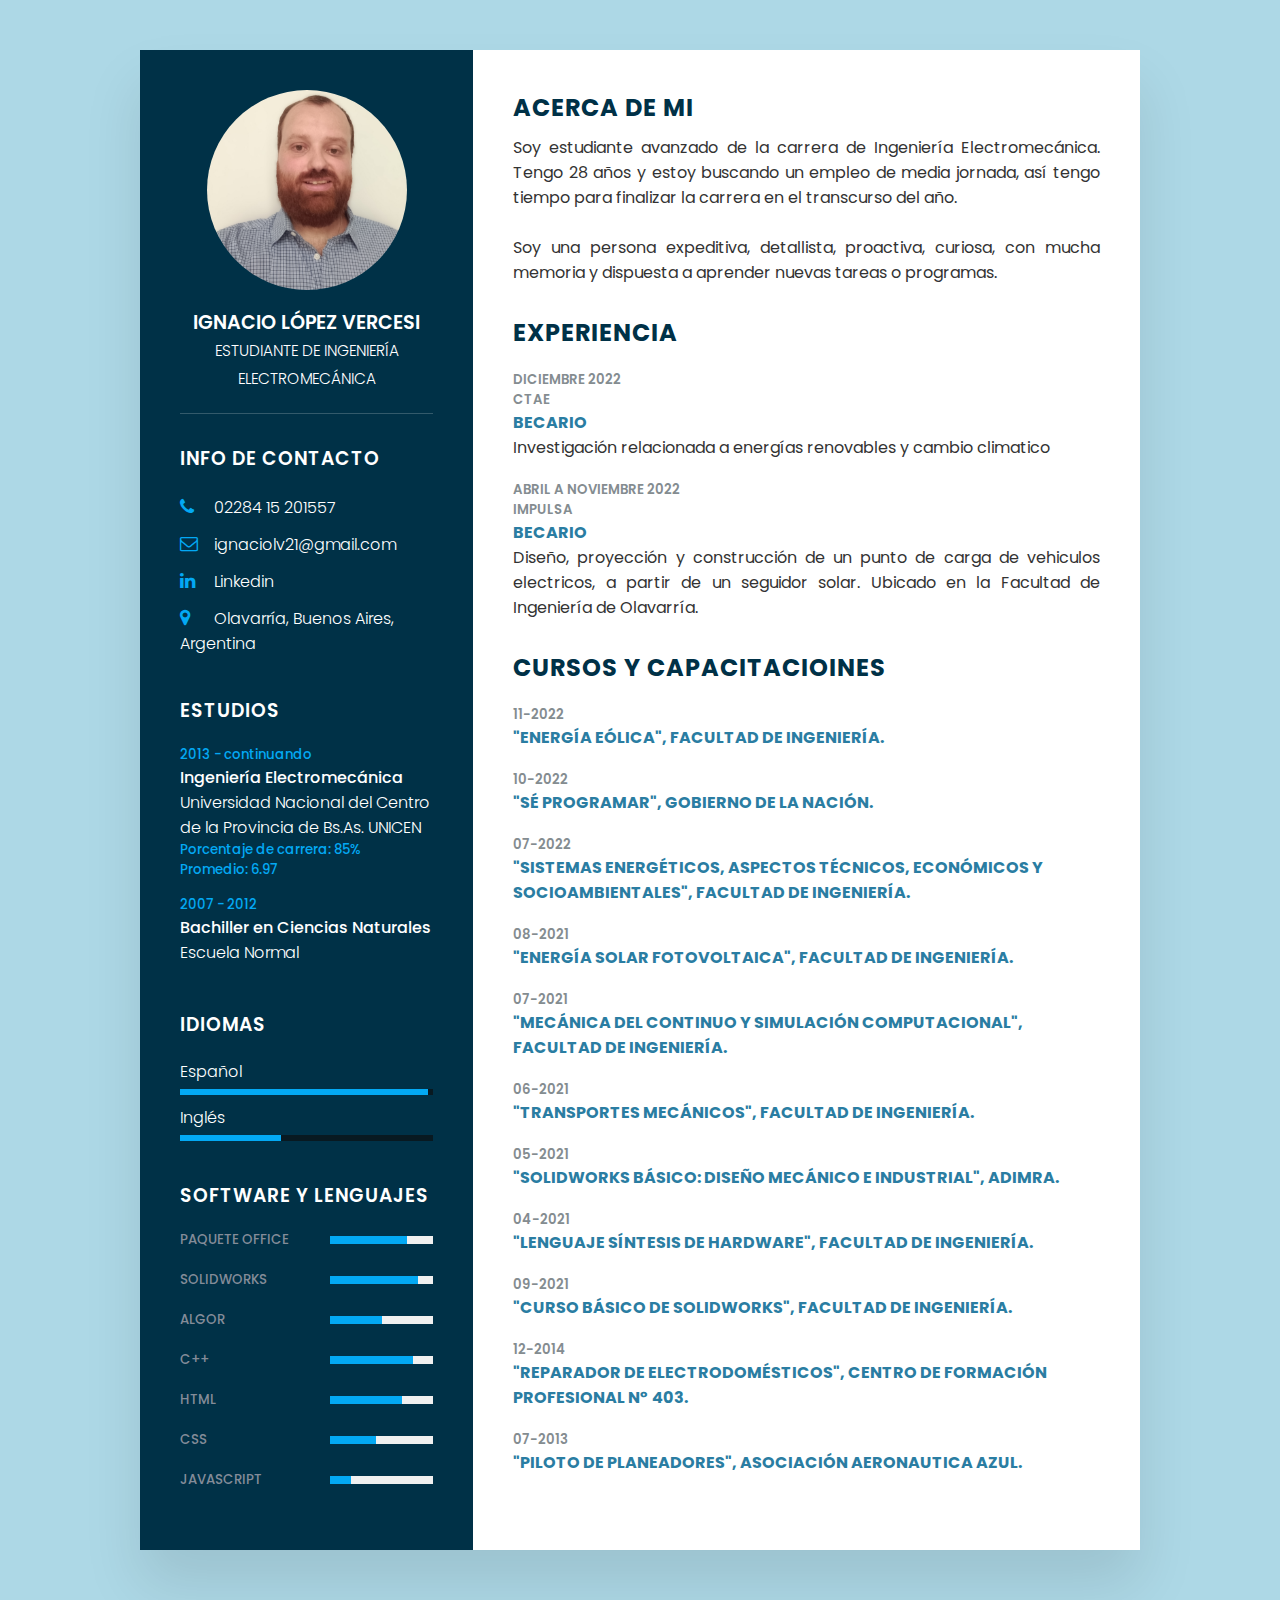
<file: index.html>
<!DOCTYPE html>
<html lang="es">
	<head>
		<meta charset="utf-8">
		<meta name="viewport" content="width=device-width, initial-scale=1">
		<title>CV Ignacio López Vercesi</title>
		
		<link rel="stylesheet" href="https://cdnjs.cloudflare.com/ajax/libs/font-awesome/4.7.0/css/font-awesome.css" integrity="sha512-5A8nwdMOWrSz20fDsjczgUidUBR8liPYU+WymTZP1lmY9G6Oc7HlZv156XqnsgNUzTyMefFTcsFH/tnJE/+xBg==" crossorigin="anonymous" referrerpolicy="no-referrer" />

		<link rel="stylesheet" type="text/css" href="estilos.css">

	</head>
	<body>
		<div class="contenido">
			<div class="izquierda">
				<div class="perfil_texto">
					<div class="imagen_box">
						<img src="imagen-cv.jpg">
					</div>	
					<h2>Ignacio López Vercesi<br>
						<span>Estudiante de Ingeniería electromecánica</span>
					</h2>
				</div>
				<div class="info_contacto">
					<h3 class="titulo">Info de contacto</h3>
					<ul>
						<li>
							<span class="icono"><i class="fa fa-phone" aria-hidden="true"></i></span>
							<span class="texto">02284 15 201557</span>
						</li>
						<li>
							<span class="icono"><i class="fa fa-envelope-o" aria-hidden="true"></i></span>
							<span class="texto">ignaciolv21@gmail.com</span>
						</li>
						<li>
							<span class="icono"><i class="fa fa-linkedin" aria-hidden="true"></i></span>
							<span class="texto"><a href="https://www.linkedin.com/in/ignacio-l%C3%B3pez-vercesi-08866b239/">Linkedin</a>
							</span>
						</li>
						<li>
							<span class="icono"><i class="fa fa-map-marker" aria-hidden="true"></i></span>
							<span class="texto">Olavarría, Buenos Aires, Argentina</span>
						</li>
					</ul>
				</div>
				<div class="info_contacto educacion">
					<h3 class="titulo">Estudios</h3>
					<ul>
						<li>
							<h5>2013 - continuando</h5>
							<h4>Ingeniería Electromecánica</h4>
							<h4>Universidad Nacional del Centro de la Provincia de Bs.As. UNICEN</h4>
							<h5>Porcentaje de carrera: 85%</h5>
							<h5>Promedio: 6.97</h5>
						</li>
						<li>
							<h5>2007 - 2012</h5>
							<h4>Bachiller en Ciencias Naturales</h4>
							<h4>Escuela Normal</h4>
						</li>
					</ul>
				</div>
				<div class="info_contacto idioma">
					<h3 class="titulo">Idiomas</h3>
					<ul>
						<li>
							<span class="texto">Español</span>
							<span class="porcentaje">
							<div style="width: 98%;"></div>
							</span>
						</li>
						<li>
							<span class="texto">Inglés</span>
							<span class="porcentaje">
							<div style="width: 40%;"></div>
							</span>
						</li>
					</ul>
				</div>

				<div class="info_contacto software">
					<h3 class="titulo">Software y Lenguajes</h3>
					<div class="cuadro">
						<h5>Paquete Office</h5>
						<div class="porcentaje">
							<div style="width: 75%;"></div>
						</div>
					</div>
					<div class="cuadro">
						<h5>SolidWorks</h5>
						<div class="porcentaje">
							<div style="width: 85%;"></div>
						</div>
					</div>
					<div class="cuadro">
						<h5>Algor</h5>
						<div class="porcentaje">
							<div style="width: 50%;"></div>
						</div>
					</div>
					<div class="cuadro">
						<h5>C++</h5>
						<div class="porcentaje">
							<div style="width: 80%;"></div>
						</div>
					</div>
					<div class="cuadro">
						<h5>HTML</h5>
						<div class="porcentaje">
							<div style="width: 70%;"></div>
						</div>
					</div>
					<div class="cuadro">
						<h5>CSS</h5>
						<div class="porcentaje">
							<div style="width: 45%;"></div>
						</div>
					</div>
					<div class="cuadro">
						<h5>JAVASCRIPT</h5>
						<div class="porcentaje">
							<div style="width: 20%;"></div>
						</div>
					</div>
				</div>


			</div>

			
			<!---------------------------------------------------------------------------------------------->
			
		
			<div class="derecha">
				<div class="info_perfil">
					<h2 class="titulo2">Acerca de mi</h2>
					<p>
					Soy estudiante avanzado de la carrera de Ingeniería Electromecánica. Tengo 28 años
					y estoy buscando un empleo de media jornada, así tengo tiempo para finalizar 
					la carrera en el transcurso del año. <br><br>

					Soy una persona expeditiva, detallista, proactiva, curiosa, con mucha memoria y dispuesta
					a aprender nuevas tareas o programas. 
											
				</div>

				<div class="info_perfil">
					<h2 class="titulo2">Experiencia</h2>
					<div class="cuadro">
						<div class="año_trabajo">
							<h5>Diciembre 2022</h5>
							<h5>CTAE</h5>
						</div>
						<div class="texto">
							<h4>Becario</h4>
							<p>Investigación relacionada a energías renovables y cambio climatico</p>
						</div>
					</div>
					<div class="cuadro">
						<div class="año_trabajo">
							<h5>Abril a Noviembre 2022</h5>
							<h5>Impulsa</h5>
						</div>
						<div class="texto">
							<h4>Becario</h4>
							<p>Diseño, proyección y construcción de un punto de carga de vehiculos electricos, a partir de un seguidor solar. Ubicado en la Facultad de Ingeniería de Olavarría.</p>
						</div>
					</div>
				</div>
				<div class="info_perfil cursos">
					<h2 class="titulo2">Cursos y Capacitacioines</h2>
					<div class="cuadro">			
						<div class="año_curso">
							<h5>11-2022</h5>
						</div>
						<div class="texto">
							<h4>"Energía Eólica", Facultad de Ingeniería.</h4>
						</div>
					</div>	
					<div class="cuadro">			
						<div class="año_curso">
							<h5>10-2022</h5>
						</div>
						<div class="texto">
							<h4>"Sé Programar", Gobierno de la Nación.</h4>
						</div>
					</div>
					<div class="cuadro">			
						<div class="año_curso">
							<h5>07-2022</h5>
						</div>
						<div class="texto">
							<h4>"Sistemas Energéticos, Aspectos Técnicos, Económicos y Socioambientales", Facultad de Ingeniería.</h4>
						</div>
					</div>
					<div class="cuadro">			
						<div class="año_curso">
							<h5>08-2021</h5>
						</div>
						<div class="texto">
							<h4>"Energía Solar Fotovoltaica", Facultad de Ingeniería.</h4>
						</div>
					</div>
					<div class="cuadro">			
						<div class="año_curso">
							<h5>07-2021</h5>
						</div>
						<div class="texto">
							<h4>"Mecánica del continuo y simulación computacional", Facultad de Ingeniería.</h4>
						</div>
					</div>
					<div class="cuadro">			
						<div class="año_curso">
							<h5>06-2021</h5>
						</div>
						<div class="texto">
							<h4>"Transportes Mecánicos", Facultad de Ingeniería.</h4>
						</div>
					</div>
					<div class="cuadro">			
						<div class="año_curso">
							<h5>05-2021</h5>
						</div>
						<div class="texto">
							<h4>"Solidworks básico: diseño mecánico e industrial", ADIMRA.</h4>
						</div>
					</div>
					<div class="cuadro">			
						<div class="año_curso">
							<h5>04-2021</h5>
						</div>
						<div class="texto">
							<h4>"Lenguaje Síntesis de Hardware", Facultad de Ingeniería.</h4>
						</div>
					</div>
					<div class="cuadro">			
						<div class="año_curso">
							<h5>09-2021</h5>
						</div>
						<div class="texto">
							<h4>"Curso Básico de SolidWorks", Facultad de Ingeniería.</h4>
						</div>
					</div>
					<div class="cuadro">			
						<div class="año_curso">
							<h5>12-2014</h5>
						</div>
						<div class="texto">
							<h4>"REPARADOR DE ELECTRODOMÉSTICOS", CENTRO DE FORMACIÓN PROFESIONAL N° 403.</h4>
						</div>
					</div>
					<div class="cuadro">			
						<div class="año_curso">
							<h5>07-2013</h5>
						</div>
						<div class="texto">
							<h4>"Piloto de Planeadores", ASOCIACIÓN AERONAUTICA AZUL.</h4>
						</div>
					</div>
				</div>
			</div>
		</div>
	</body>
</html>
</file>
<file: estilos.css>
@import url('https://fonts.googleapis.com/css2?family=Poppins:wght@100;300;400;500;600;700;800;900&display=swap');

*
{
	margin: 0;
	padding: 0;
	box-sizing: border-box;

	font-family: 'Poppins', sans-serif;
}

body
{
	background:lightblue;
	display: flex;
	justify-content: center;
	align-items: center;
	min-height: 100vh;
}

.contenido
{
	position: relative;
	width: 100%;
	max-width: 1000px;
	min-height: 1000px;
	background: #fff;
	margin: 50px;
	display: grid;
	grid-template-columns: 1fr 2fr;
	box-shadow: 0 35px 55px rgba(0, 0, 0, 0.1);
	
}

.contenido .izquierda
{
	position: relative;
	background: #003147;
	padding: 40px;
}
.perfil_texto
{
	position: relative;
	display: flex;
	flex-direction: column;
	align-items: center;
	padding-bottom: 20px;
	border-bottom: 1px solid rgba(255, 255, 255, 0.2);
}

.perfil_texto .imagen_box
{
	position: relative;
	width: 200px;
	height: 200px;
	border-radius: 50%;
	overflow: hidden;
}

.perfil_texto .imagen_box img
{
	position: absolute;
	top: 0;
	left: 0;
	width: 100%;
	height: 100%;
	object-fit: cover;
}

.perfil_texto h2
{
	color: #fff;
	font-size: 1.2em;
	margin-top: 20px;
	text-transform: uppercase;
	text-align: center;
	font-weight: 600;
	line-height: 1.4em;
}

.perfil_texto h2 span
{
	font-size: 0.8em;
	font-weight: 300;
}

.info_contacto
{
	padding-top: 30px;
}

.titulo
{
	color: #fff;
	text-transform: uppercase;
	font-weight: 600;
	letter-spacing: 1px;
	margin-bottom: 20px;
}

.info_contacto ul
{
	position: relative;
}

.info_contacto ul li
{
	position: relative;
	list-style: none;
	margin: 10px 0;
}

.info_contacto ul li .icono 
{
	display: inline-block;
	width: 30px;
	font-size: 18px;
	color: #03a9f4;
}

.info_contacto ul li span
{
	color: #fff;
	font-weight: 300;
}

.info_contacto ul li a
{
	color: #fff;
	font-weight: 300;
	text-decoration: none;
}

.info_contacto.educacion li 
{
	margin-bottom: 15px;
}

.info_contacto.educacion h5
{
	color: #03a9f4;
	font-weight: 500;
} 

.info_contacto.educacion h4:nth-child(2)
{
	color: #fff;
	font-weight: 500;
}

.info_contacto.educacion h4
{
	color: #fff;
	font-weight: 300;
}

.info_contacto.idioma .porcentaje
{
	position: relative;
	width: 100%;
	height: 6px;
	background: #081921;
	display: block;
	margin-top: 5px;
}

.info_contacto.idioma .porcentaje div 
{
	position: absolute;
	top: 0;
	left: 0;
	height: 100%;
	background: #03a9f4;
}

.software .cuadro
{
	position: relative;
	width: 100%;
	display: grid;
	grid-template-columns: 150px 1fr;
	justify-content: center;
	align-items: center;
	flex-direction: row;
	margin: 20px 0;
}


.software .cuadro h5
{
	text-transform: uppercase;
	color: #848c99;
	font-weight: 500;
}

.software .cuadro .porcentaje
{
	position: relative;
	width: 100%;
	height: 8px;
	background: #f0f0f0;
}

.software .cuadro .porcentaje div
{
	position: absolute;
	top: 0;
	left: 0;
	height: 100%;
	background: #03a9f4;
}



/**
-----------------------------------------------------------------------------------------------------------------
*/

.contenido .derecha
{
	position: relative;
	background: #fff;
	padding: 40px;
}

.info_perfil
{
	margin-bottom: 30px;
}

.info_perfil:last-child
{
	margin-bottom: 0;
}

.titulo2
{
	color: #003147;
	text-transform: uppercase;
	letter-spacing: 1px;
	margin-bottom: 10px;
}

p
{
	color: #333;
	text-align: justify;
}

.info_perfil .cuadro
{
	flex-direction: row;
	margin: 20px 0;
}

.info_perfil .cuadro .año_trabajo
{
	min-width: 150px;
} 

.info_perfil .cuadro .año_trabajo h5
{
	color: #848c90;
	text-transform: uppercase;
	font-weight: 600;
}

.info_perfil .cuadro .texto h4
{
	color: #2a7da2;
	text-transform: uppercase;
	font-size: 16px;
}

.cursos .cuadro2
{
	display: flex;
	flex-direction: row;
	margin: 30px 10;
}

.cursos .cuadro .año_curso
{
	min-width: 100px;
}

.cursos .cuadro .año_curso h5
{
	color: #848c90;
	text-transform: uppercase;
	font-weight: 600;
}

.info_perfil .cuadro2 .texto h4
{
	color: #2a7da2;
	text-transform: uppercase;
	font-size: 16px;
}
</file>
